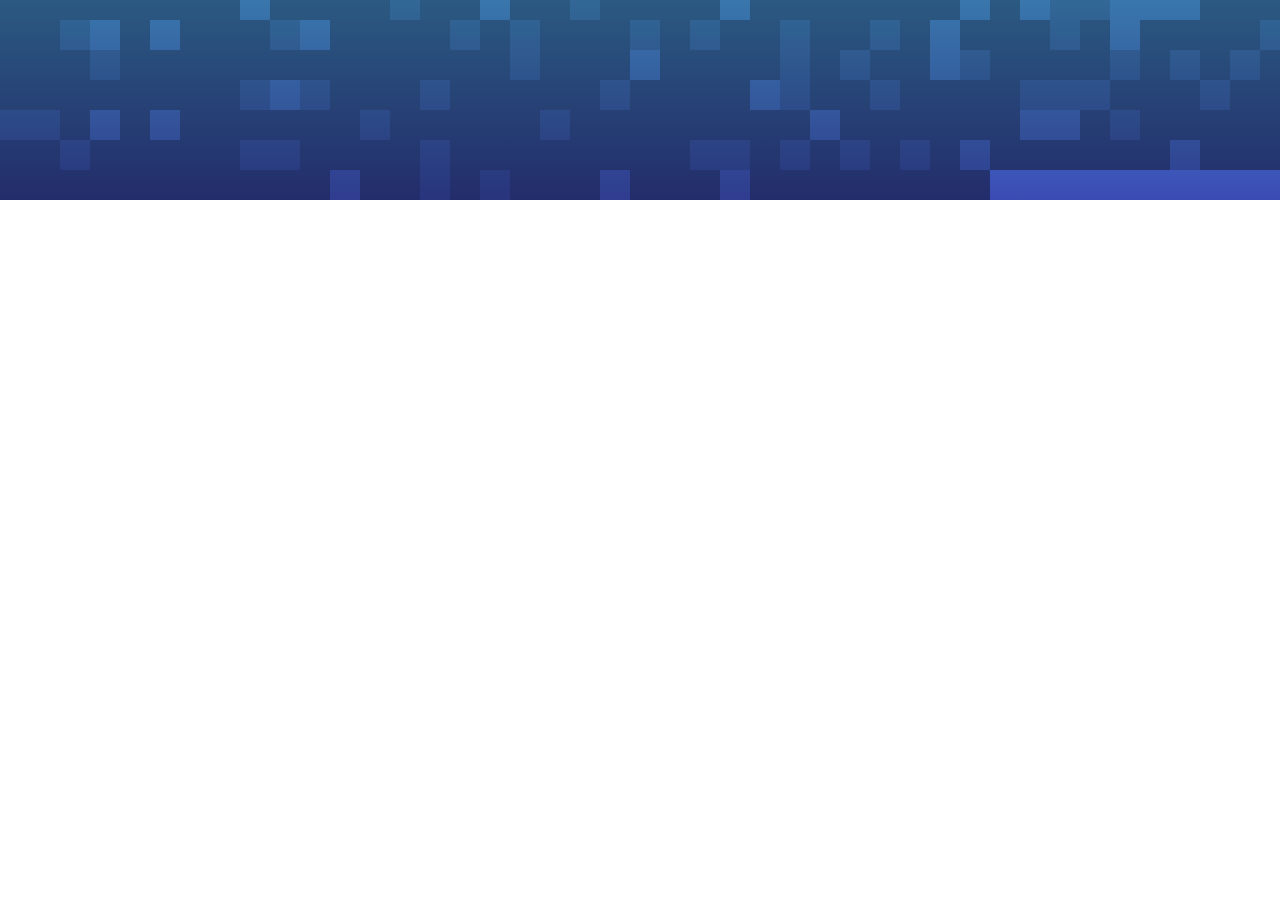
<file: pages/1index.html>
<!DOCTYPE html>
<html>
<head>
	<meta charset="utf-8">
	<title>人人视频-首页</title>
	<link rel="stylesheet" type="text/css" href="../css/base.css">
	<link rel="stylesheet" type="text/css" href="../css/index.css">
</head>
<body>
	<section>
		<header>
			<nav></nav>
		</header>
		<div id="topFloor">
			<!-- 方块动图 -->
			<div id="blocks"></div>
			<!-- 猜你喜欢 -->
			<div id="like"></div>
		</div>
	</section>
	<script type="text/javascript" src="../js/index.js"></script>
</body>
</html>
</file>
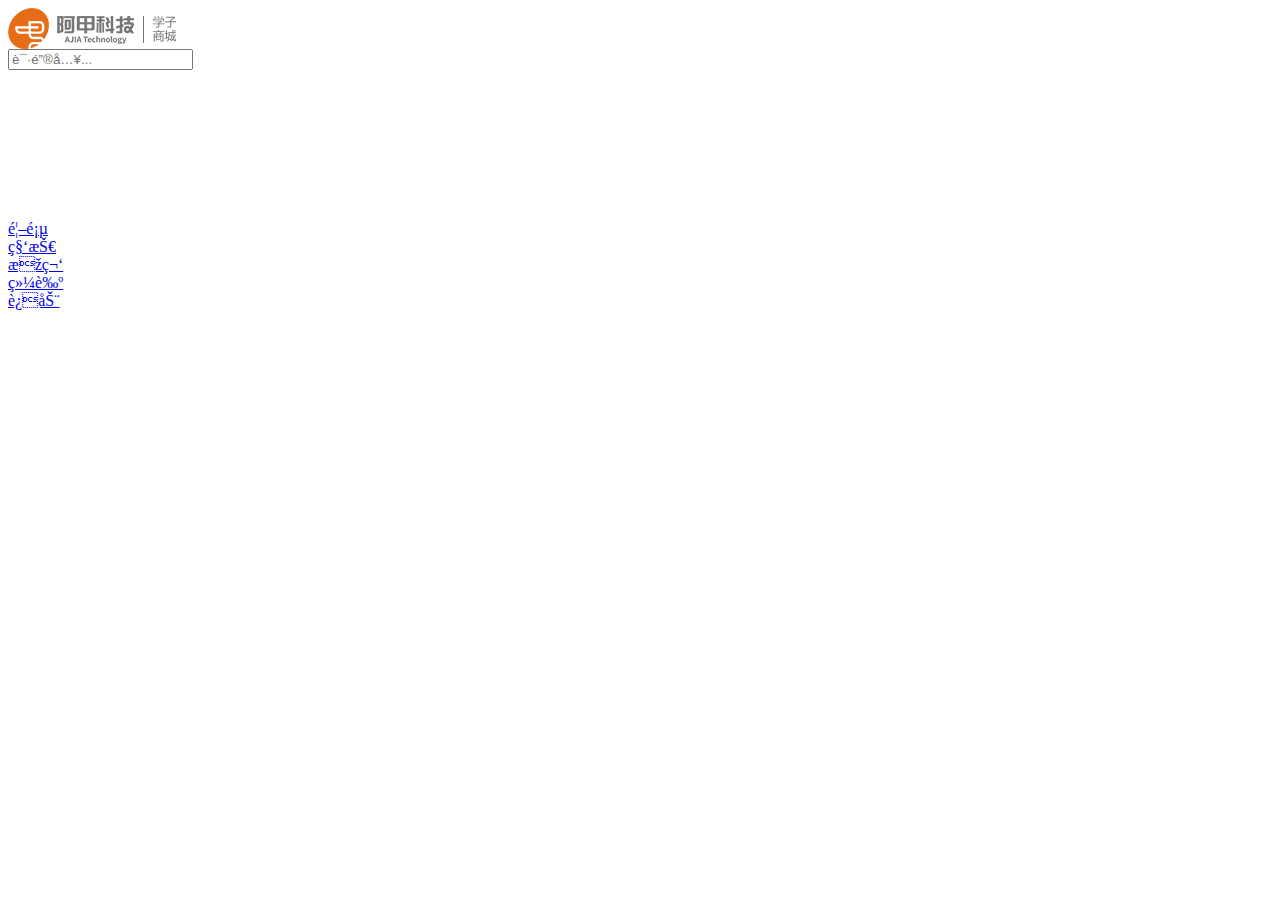
<file: pages/header.html>
<!-- <!DOCTYPE html>
<html>
<head>
	<title></title>
	<meta charset="utf-8">
	<link rel="stylesheet" type="text/css" href="../css/header.css">
	<link rel="stylesheet" type="text/css" href="../css/base.css">

</head>
<body> -->
	<section>
		<div></div>
		<nav>
			<div id="followBar"><div></div></div>
			<div id="menu">
				<img id="logo" src="../img/logo.png">
				<div id="search">
					<input type="text" placeholder="请键入...">
					<div>
						<svg class="icon" aria-hidden="true">
							<use xlink:href="#icon-search"></use>
						</svg>
					</div>
				</div>
				<div class="headKeeper">
					<div class="head"><a href="index.html">首页</a></div>
					<div class="head"><a href="videos.html?type=1">科技</a></div>
					<div class="head"><a href="videos.html?type=2">搞笑</a></div>
					<div class="head"><a href="videos.html?type=3">综艺</a></div>
					<div class="head"><a href="videos.html?type=4">运动</a></div>
				</div>
			</div>
		</nav>
	</section>
	
	<!-- <script type="text/javascript" src="../js/header.js"></script>
</body>
</html> -->
</file>
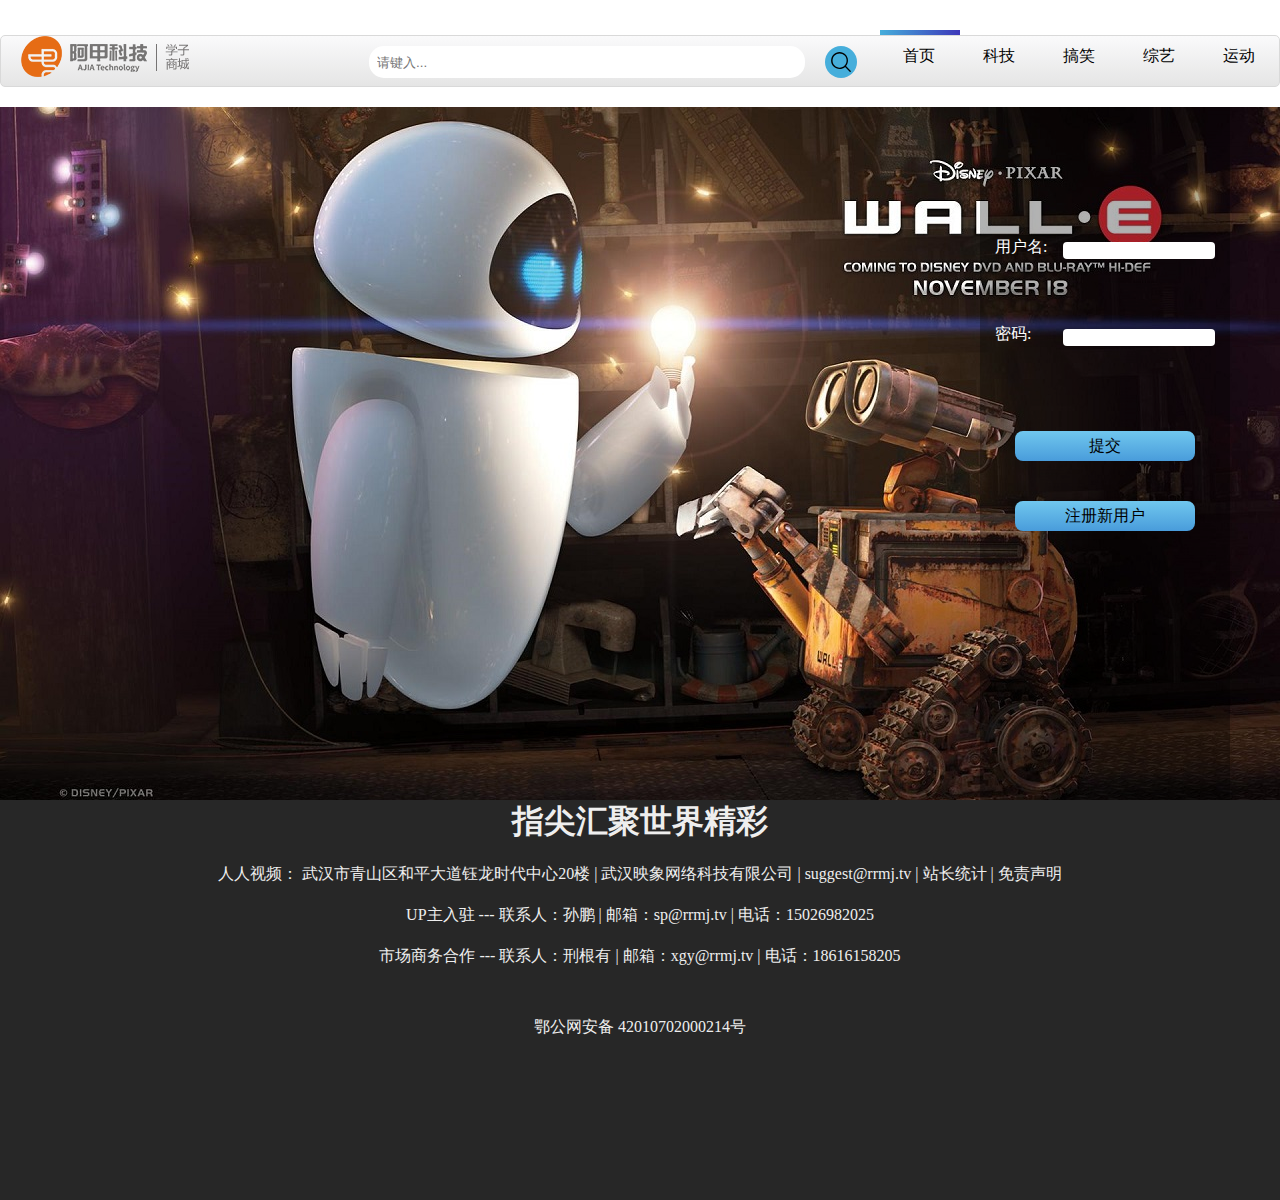
<file: pages/login.html>
<!DOCTYPE html>
<html lang="en">
<head>
    <meta charset="UTF-8">
    <meta name="viewport" content="width=device-width, initial-scale=1.0">
    <meta http-equiv="X-UA-Compatible" content="ie=edge">
    <title>用户登录</title>
    <link rel="stylesheet" href="../css/base.css">
    <link rel="stylesheet" href="../css/login.css">
    <link rel="stylesheet" href="../css/header.css">
</head>
<body>
    <section>
        <header></header>
       
            <div class="bg">
                <div class="bgholder"></div>
                    <div class="form">
                        <form >
                            <ul>
                                <li>
                                    <span>用户名:</span>
                                    <input type="text" name="uname">
                                </li>
                                <li><b> </b></li>
                                <li>
                                    <span>密码:</span>
                                    <input type="password" name="upwd">
                                </li>
                                <li><b> </b></li>
                                <li>
                                    <span class="btn">提交</span>
                                    <span class="btn">注册新用户</span>
                                </li>
                            </ul>
                        </form>
                </div>
            </div>
        </section>
         <!-- ?<div class="place"></div> -->
        <footer></footer>
    <script type="text/javascript" src="../js/iconfont.js"></script>
	<script type="text/javascript" src="../js/ajax.js"></script>
    <script src="../js/base.js"></script>
    <script src="../js/login.js"></script>
</body>
</html>
</file>
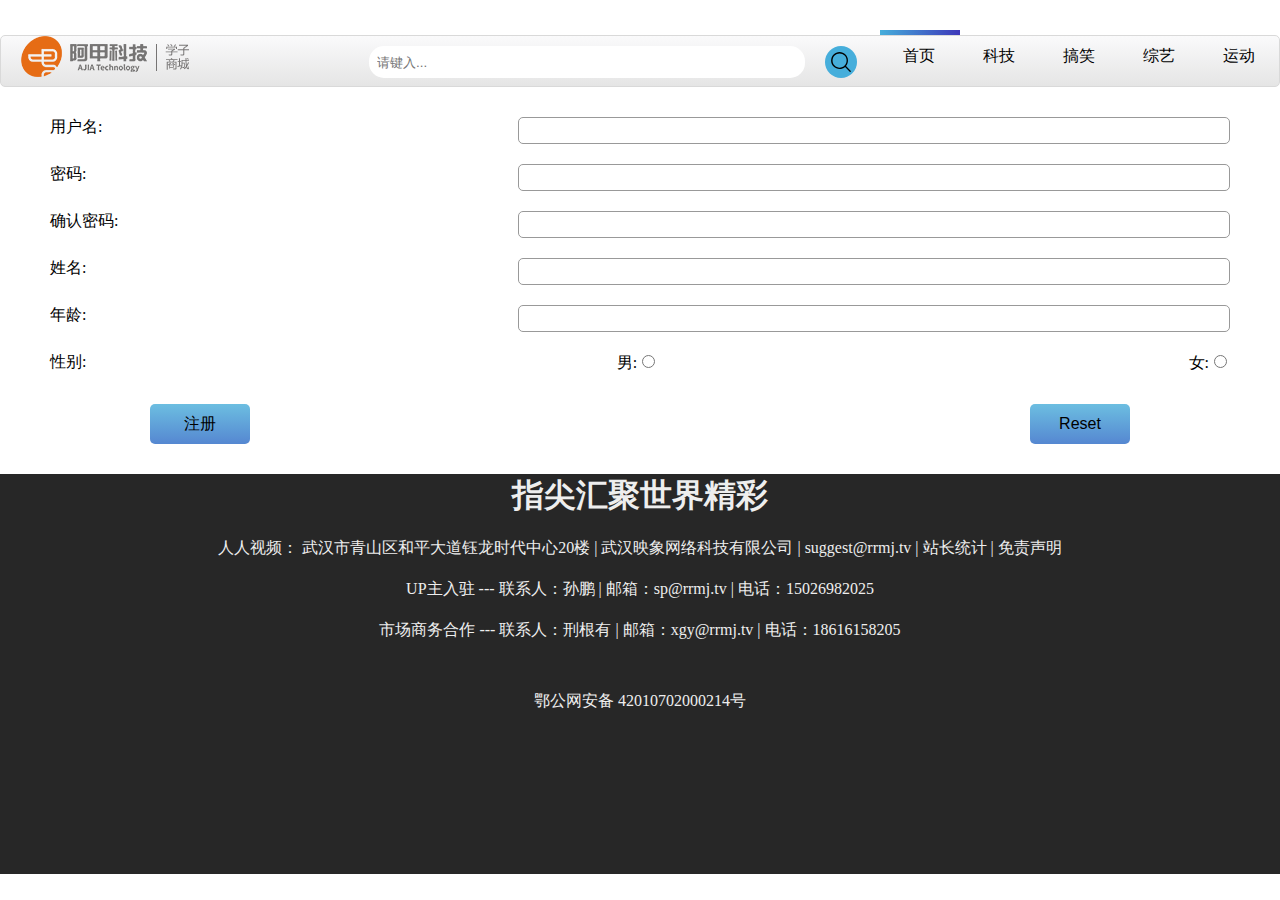
<file: pages/register.html>
<!DOCTYPE html>
<html>
<head lang="en">
    <meta charset="UTF-8">
    <meta http-equiv="X-UA-Compatible" content="IE=edge">
    <meta name="viewport" content="width=device-width, initial-scale=1.0, maximum-scale=1.0, user-scalable=no">
    <title></title>
    <link rel="stylesheet" href="../css/register.css"/>
    <link rel="stylesheet" href="../css/base.css"/>
    <link rel="stylesheet" href="../css/header.css"/>
</head>
<body>
<section>
    <header></header>
    <div class="main">
        <ul>
            <form action="" class="form">
                <li><lable>用户名:</lable><input type="text" name="uname" /></li>
                <li><span class="unameinfo"> </span></li>
                <li><lable>密码:</lable><input name="upwd" type="password"/></li>
                <li><span class="pwdinfo"> </span></li>
                <li><lable>确认密码:</lable><input type="password"/></li>
                <li><span class="repwdinfo"> </span></li>
                <li><lable>姓名:</lable><input type="text" name="name"/></li>
                <li><span class="nameinfo"> </span></li>
                <li><lable>年龄:</lable><input type="number" name="age"/></li>
                <li><span class="ageinfo"> </span></li>
                <li><lable>性别:</lable> <span>男:<input type="radio" name="gender" value="1"/></span><span>女:<input type="radio" value="0" name="gender"/> </span></li>
                <li><span class="genderinfo"> </span></li>
                <li class="btns">
                    <input type="button" value="注册"/>
                    <input type="reset" class="reset"/>
                </li>
            </form>
        </ul>
    </div>
    <footer></footer>
    <script src="../js/ajax.js"></script>
    <script src="../js/base.js"></script>
    <script src="../js/register.js"></script>
    <script src="../js/iconfont.js"></script>
</section>
</body>
</html>
</file>
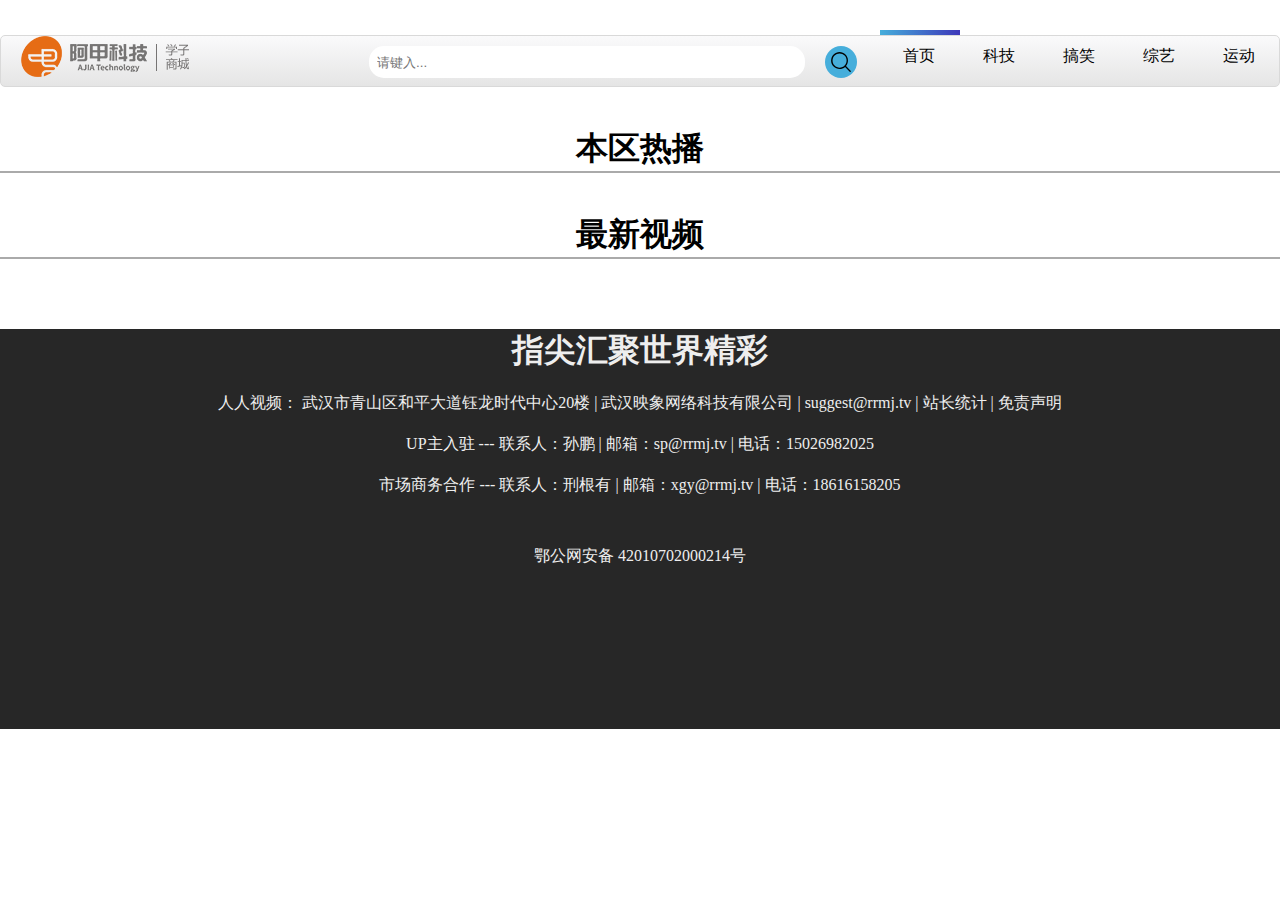
<file: pages/videos.html>
<!DOCTYPE html>
<html lang="en">
<head>
    <meta charset="UTF-8">
    <meta name="viewport" content="width=device-width, initial-scale=1.0">
    <meta http-equiv="X-UA-Compatible" content="ie=edge">
    <title>Document</title>
    <link rel="stylesheet" href="../css/base.css">
    <link rel="stylesheet" href="../css/videos.css">
    <link rel="stylesheet" href="../css/header.css">
    
</head>
<body>
    <header></header>
    <section>
        <div class="title">本区热播</div>
        <div id="topFloor">
            <div id="hot"></div>
        </div>
        <div class="title">最新视频</div>    
        <div class="Floor">
        </div>
    </section>
    <footer></footer>
    <script type="text/javascript" src="../js/iconfont.js"></script>
    <script src="../js/ajax.js"></script>
    <script src="../js/base.js"></script>
    <script src="../js/videos.js"></script>
</body>
</html>
</file>
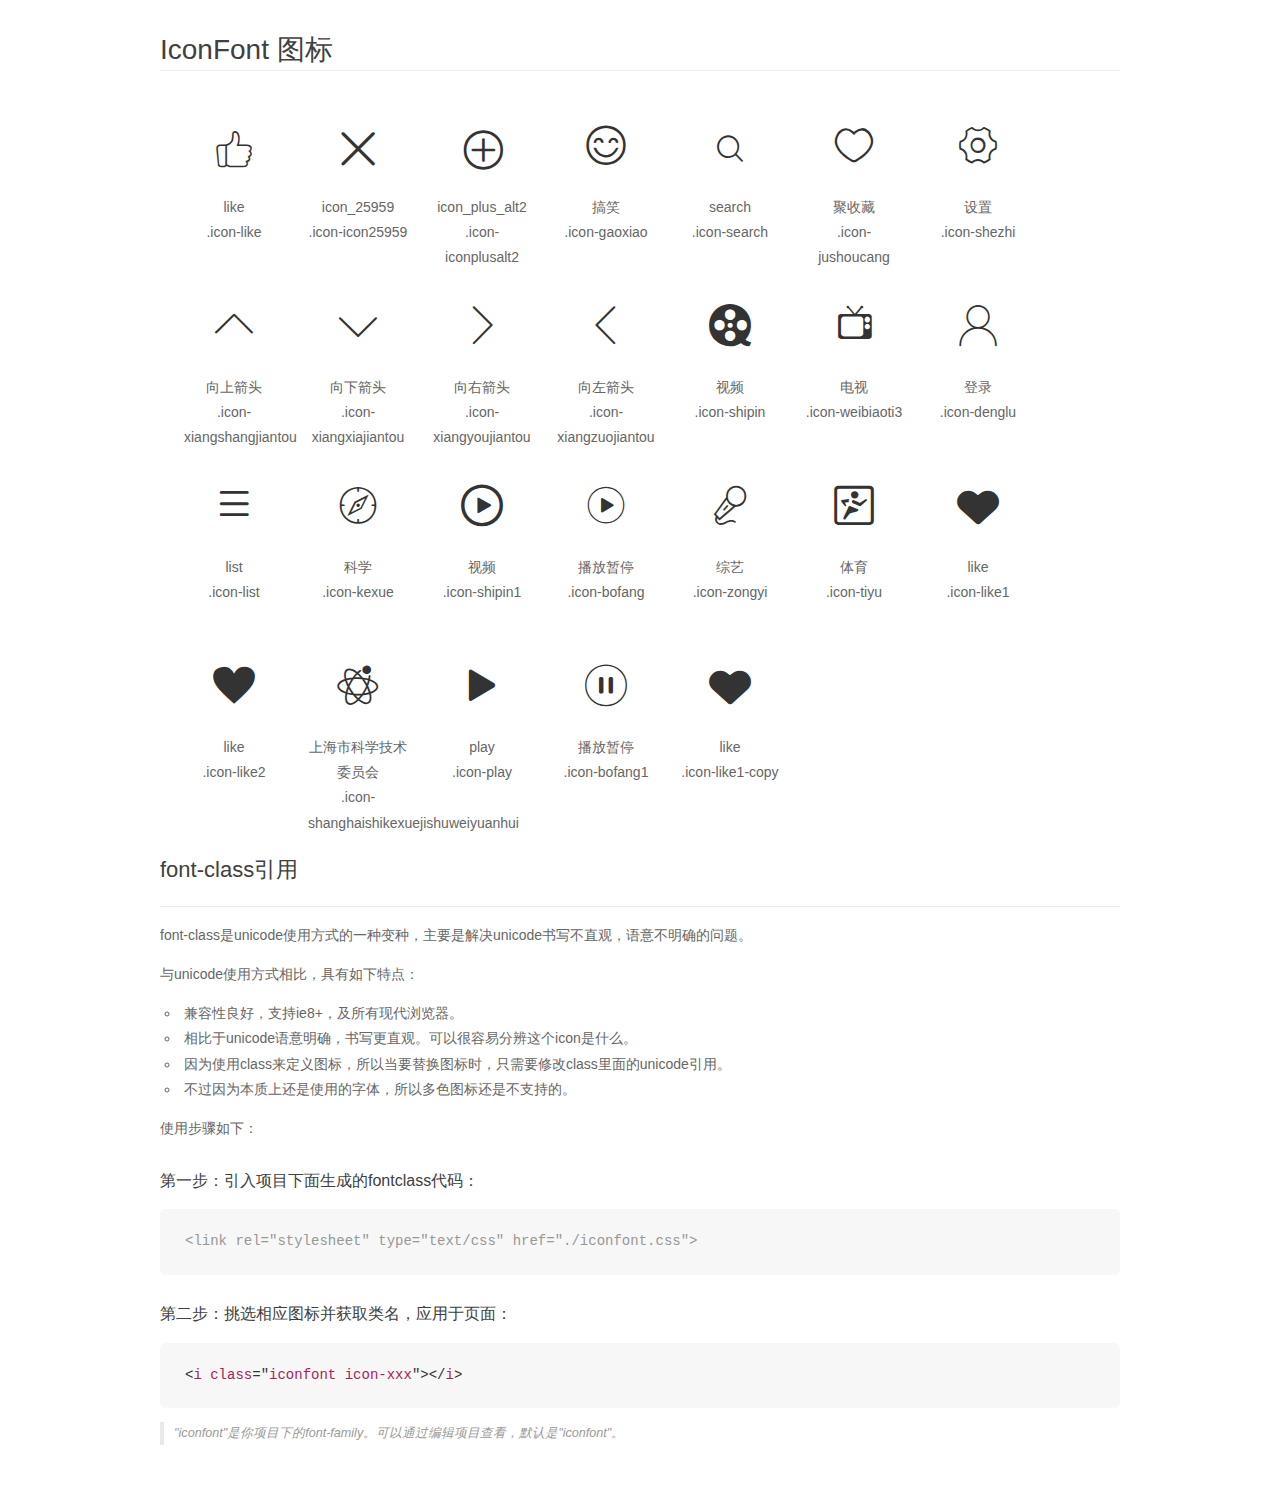
<file: svg/demo_fontclass.html>
<!DOCTYPE html>
<html>
<head>
    <meta charset="utf-8"/>
    <title>IconFont</title>
    <link rel="stylesheet" href="demo.css">
    <link rel="stylesheet" href="iconfont.css">
</head>
<body>
    <div class="main markdown">
        <h1>IconFont 图标</h1>
        <ul class="icon_lists clear">
            
                <li>
                <i class="icon iconfont icon-like"></i>
                    <div class="name">like</div>
                    <div class="fontclass">.icon-like</div>
                </li>
            
                <li>
                <i class="icon iconfont icon-icon25959"></i>
                    <div class="name">icon_25959</div>
                    <div class="fontclass">.icon-icon25959</div>
                </li>
            
                <li>
                <i class="icon iconfont icon-iconplusalt2"></i>
                    <div class="name">icon_plus_alt2</div>
                    <div class="fontclass">.icon-iconplusalt2</div>
                </li>
            
                <li>
                <i class="icon iconfont icon-gaoxiao"></i>
                    <div class="name">搞笑</div>
                    <div class="fontclass">.icon-gaoxiao</div>
                </li>
            
                <li>
                <i class="icon iconfont icon-search"></i>
                    <div class="name">search</div>
                    <div class="fontclass">.icon-search</div>
                </li>
            
                <li>
                <i class="icon iconfont icon-jushoucang"></i>
                    <div class="name">聚收藏</div>
                    <div class="fontclass">.icon-jushoucang</div>
                </li>
            
                <li>
                <i class="icon iconfont icon-shezhi"></i>
                    <div class="name">设置</div>
                    <div class="fontclass">.icon-shezhi</div>
                </li>
            
                <li>
                <i class="icon iconfont icon-xiangshangjiantou"></i>
                    <div class="name">向上箭头</div>
                    <div class="fontclass">.icon-xiangshangjiantou</div>
                </li>
            
                <li>
                <i class="icon iconfont icon-xiangxiajiantou"></i>
                    <div class="name">向下箭头</div>
                    <div class="fontclass">.icon-xiangxiajiantou</div>
                </li>
            
                <li>
                <i class="icon iconfont icon-xiangyoujiantou"></i>
                    <div class="name">向右箭头</div>
                    <div class="fontclass">.icon-xiangyoujiantou</div>
                </li>
            
                <li>
                <i class="icon iconfont icon-xiangzuojiantou"></i>
                    <div class="name">向左箭头</div>
                    <div class="fontclass">.icon-xiangzuojiantou</div>
                </li>
            
                <li>
                <i class="icon iconfont icon-shipin"></i>
                    <div class="name">视频</div>
                    <div class="fontclass">.icon-shipin</div>
                </li>
            
                <li>
                <i class="icon iconfont icon-weibiaoti3"></i>
                    <div class="name">电视</div>
                    <div class="fontclass">.icon-weibiaoti3</div>
                </li>
            
                <li>
                <i class="icon iconfont icon-denglu"></i>
                    <div class="name">登录</div>
                    <div class="fontclass">.icon-denglu</div>
                </li>
            
                <li>
                <i class="icon iconfont icon-list"></i>
                    <div class="name">list</div>
                    <div class="fontclass">.icon-list</div>
                </li>
            
                <li>
                <i class="icon iconfont icon-kexue"></i>
                    <div class="name">科学</div>
                    <div class="fontclass">.icon-kexue</div>
                </li>
            
                <li>
                <i class="icon iconfont icon-shipin1"></i>
                    <div class="name">视频</div>
                    <div class="fontclass">.icon-shipin1</div>
                </li>
            
                <li>
                <i class="icon iconfont icon-bofang"></i>
                    <div class="name">播放暂停</div>
                    <div class="fontclass">.icon-bofang</div>
                </li>
            
                <li>
                <i class="icon iconfont icon-zongyi"></i>
                    <div class="name">综艺</div>
                    <div class="fontclass">.icon-zongyi</div>
                </li>
            
                <li>
                <i class="icon iconfont icon-tiyu"></i>
                    <div class="name">体育</div>
                    <div class="fontclass">.icon-tiyu</div>
                </li>
            
                <li>
                <i class="icon iconfont icon-like1"></i>
                    <div class="name">like</div>
                    <div class="fontclass">.icon-like1</div>
                </li>
            
                <li>
                <i class="icon iconfont icon-like2"></i>
                    <div class="name">like</div>
                    <div class="fontclass">.icon-like2</div>
                </li>
            
                <li>
                <i class="icon iconfont icon-shanghaishikexuejishuweiyuanhui"></i>
                    <div class="name">上海市科学技术委员会</div>
                    <div class="fontclass">.icon-shanghaishikexuejishuweiyuanhui</div>
                </li>
            
                <li>
                <i class="icon iconfont icon-play"></i>
                    <div class="name">play</div>
                    <div class="fontclass">.icon-play</div>
                </li>
            
                <li>
                <i class="icon iconfont icon-bofang1"></i>
                    <div class="name">播放暂停</div>
                    <div class="fontclass">.icon-bofang1</div>
                </li>
            
                <li>
                <i class="icon iconfont icon-like1-copy"></i>
                    <div class="name">like</div>
                    <div class="fontclass">.icon-like1-copy</div>
                </li>
            
        </ul>

        <h2 id="font-class-">font-class引用</h2>
        <hr>

        <p>font-class是unicode使用方式的一种变种，主要是解决unicode书写不直观，语意不明确的问题。</p>
        <p>与unicode使用方式相比，具有如下特点：</p>
        <ul>
        <li>兼容性良好，支持ie8+，及所有现代浏览器。</li>
        <li>相比于unicode语意明确，书写更直观。可以很容易分辨这个icon是什么。</li>
        <li>因为使用class来定义图标，所以当要替换图标时，只需要修改class里面的unicode引用。</li>
        <li>不过因为本质上还是使用的字体，所以多色图标还是不支持的。</li>
        </ul>
        <p>使用步骤如下：</p>
        <h3 id="-fontclass-">第一步：引入项目下面生成的fontclass代码：</h3>


        <pre><code class="lang-js hljs javascript"><span class="hljs-comment">&lt;link rel="stylesheet" type="text/css" href="./iconfont.css"&gt;</span></code></pre>
        <h3 id="-">第二步：挑选相应图标并获取类名，应用于页面：</h3>
        <pre><code class="lang-css hljs">&lt;<span class="hljs-selector-tag">i</span> <span class="hljs-selector-tag">class</span>="<span class="hljs-selector-tag">iconfont</span> <span class="hljs-selector-tag">icon-xxx</span>"&gt;&lt;/<span class="hljs-selector-tag">i</span>&gt;</code></pre>
        <blockquote>
        <p>"iconfont"是你项目下的font-family。可以通过编辑项目查看，默认是"iconfont"。</p>
        </blockquote>
    </div>
</body>
</html>
</file>
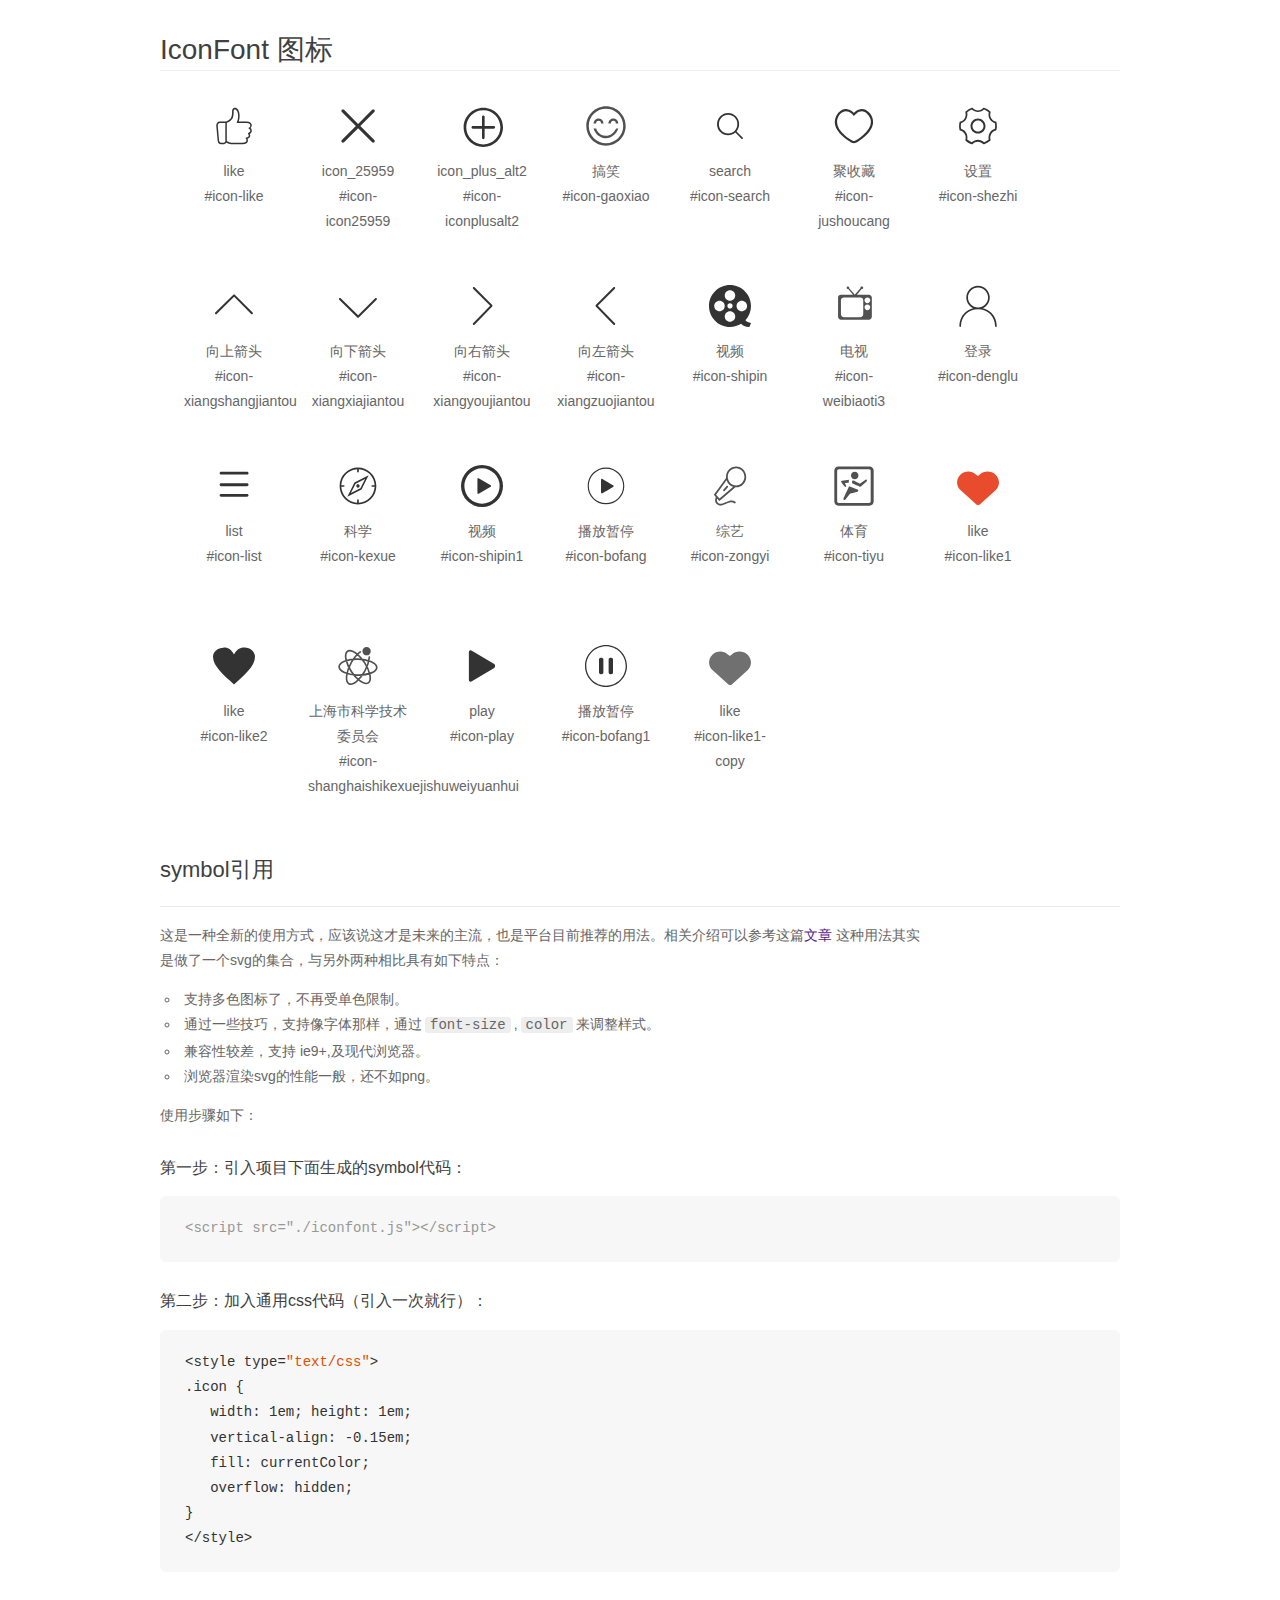
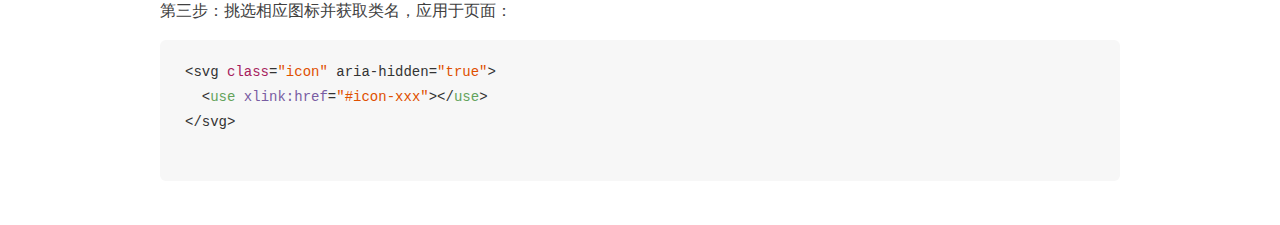
<file: svg/demo_symbol.html>
<!DOCTYPE html>
<html>
<head>
    <meta charset="utf-8"/>
    <title>IconFont</title>
    <link rel="stylesheet" href="demo.css">
    <script src="iconfont.js"></script>

    <style type="text/css">
        .icon {
          /* 通过设置 font-size 来改变图标大小 */
          width: 1em; height: 1em;
          /* 图标和文字相邻时，垂直对齐 */
          vertical-align: -0.15em;
          /* 通过设置 color 来改变 SVG 的颜色/fill */
          fill: currentColor;
          /* path 和 stroke 溢出 viewBox 部分在 IE 下会显示
             normalize.css 中也包含这行 */
          overflow: hidden;
        }

    </style>
</head>
<body>
    <div class="main markdown">
        <h1>IconFont 图标</h1>
        <ul class="icon_lists clear">
            
                <li>
                    <svg class="icon" aria-hidden="true">
                        <use xlink:href="#icon-like"></use>
                    </svg>
                    <div class="name">like</div>
                    <div class="fontclass">#icon-like</div>
                </li>
            
                <li>
                    <svg class="icon" aria-hidden="true">
                        <use xlink:href="#icon-icon25959"></use>
                    </svg>
                    <div class="name">icon_25959</div>
                    <div class="fontclass">#icon-icon25959</div>
                </li>
            
                <li>
                    <svg class="icon" aria-hidden="true">
                        <use xlink:href="#icon-iconplusalt2"></use>
                    </svg>
                    <div class="name">icon_plus_alt2</div>
                    <div class="fontclass">#icon-iconplusalt2</div>
                </li>
            
                <li>
                    <svg class="icon" aria-hidden="true">
                        <use xlink:href="#icon-gaoxiao"></use>
                    </svg>
                    <div class="name">搞笑</div>
                    <div class="fontclass">#icon-gaoxiao</div>
                </li>
            
                <li>
                    <svg class="icon" aria-hidden="true">
                        <use xlink:href="#icon-search"></use>
                    </svg>
                    <div class="name">search</div>
                    <div class="fontclass">#icon-search</div>
                </li>
            
                <li>
                    <svg class="icon" aria-hidden="true">
                        <use xlink:href="#icon-jushoucang"></use>
                    </svg>
                    <div class="name">聚收藏</div>
                    <div class="fontclass">#icon-jushoucang</div>
                </li>
            
                <li>
                    <svg class="icon" aria-hidden="true">
                        <use xlink:href="#icon-shezhi"></use>
                    </svg>
                    <div class="name">设置</div>
                    <div class="fontclass">#icon-shezhi</div>
                </li>
            
                <li>
                    <svg class="icon" aria-hidden="true">
                        <use xlink:href="#icon-xiangshangjiantou"></use>
                    </svg>
                    <div class="name">向上箭头</div>
                    <div class="fontclass">#icon-xiangshangjiantou</div>
                </li>
            
                <li>
                    <svg class="icon" aria-hidden="true">
                        <use xlink:href="#icon-xiangxiajiantou"></use>
                    </svg>
                    <div class="name">向下箭头</div>
                    <div class="fontclass">#icon-xiangxiajiantou</div>
                </li>
            
                <li>
                    <svg class="icon" aria-hidden="true">
                        <use xlink:href="#icon-xiangyoujiantou"></use>
                    </svg>
                    <div class="name">向右箭头</div>
                    <div class="fontclass">#icon-xiangyoujiantou</div>
                </li>
            
                <li>
                    <svg class="icon" aria-hidden="true">
                        <use xlink:href="#icon-xiangzuojiantou"></use>
                    </svg>
                    <div class="name">向左箭头</div>
                    <div class="fontclass">#icon-xiangzuojiantou</div>
                </li>
            
                <li>
                    <svg class="icon" aria-hidden="true">
                        <use xlink:href="#icon-shipin"></use>
                    </svg>
                    <div class="name">视频</div>
                    <div class="fontclass">#icon-shipin</div>
                </li>
            
                <li>
                    <svg class="icon" aria-hidden="true">
                        <use xlink:href="#icon-weibiaoti3"></use>
                    </svg>
                    <div class="name">电视</div>
                    <div class="fontclass">#icon-weibiaoti3</div>
                </li>
            
                <li>
                    <svg class="icon" aria-hidden="true">
                        <use xlink:href="#icon-denglu"></use>
                    </svg>
                    <div class="name">登录</div>
                    <div class="fontclass">#icon-denglu</div>
                </li>
            
                <li>
                    <svg class="icon" aria-hidden="true">
                        <use xlink:href="#icon-list"></use>
                    </svg>
                    <div class="name">list</div>
                    <div class="fontclass">#icon-list</div>
                </li>
            
                <li>
                    <svg class="icon" aria-hidden="true">
                        <use xlink:href="#icon-kexue"></use>
                    </svg>
                    <div class="name">科学</div>
                    <div class="fontclass">#icon-kexue</div>
                </li>
            
                <li>
                    <svg class="icon" aria-hidden="true">
                        <use xlink:href="#icon-shipin1"></use>
                    </svg>
                    <div class="name">视频</div>
                    <div class="fontclass">#icon-shipin1</div>
                </li>
            
                <li>
                    <svg class="icon" aria-hidden="true">
                        <use xlink:href="#icon-bofang"></use>
                    </svg>
                    <div class="name">播放暂停</div>
                    <div class="fontclass">#icon-bofang</div>
                </li>
            
                <li>
                    <svg class="icon" aria-hidden="true">
                        <use xlink:href="#icon-zongyi"></use>
                    </svg>
                    <div class="name">综艺</div>
                    <div class="fontclass">#icon-zongyi</div>
                </li>
            
                <li>
                    <svg class="icon" aria-hidden="true">
                        <use xlink:href="#icon-tiyu"></use>
                    </svg>
                    <div class="name">体育</div>
                    <div class="fontclass">#icon-tiyu</div>
                </li>
            
                <li>
                    <svg class="icon" aria-hidden="true">
                        <use xlink:href="#icon-like1"></use>
                    </svg>
                    <div class="name">like</div>
                    <div class="fontclass">#icon-like1</div>
                </li>
            
                <li>
                    <svg class="icon" aria-hidden="true">
                        <use xlink:href="#icon-like2"></use>
                    </svg>
                    <div class="name">like</div>
                    <div class="fontclass">#icon-like2</div>
                </li>
            
                <li>
                    <svg class="icon" aria-hidden="true">
                        <use xlink:href="#icon-shanghaishikexuejishuweiyuanhui"></use>
                    </svg>
                    <div class="name">上海市科学技术委员会</div>
                    <div class="fontclass">#icon-shanghaishikexuejishuweiyuanhui</div>
                </li>
            
                <li>
                    <svg class="icon" aria-hidden="true">
                        <use xlink:href="#icon-play"></use>
                    </svg>
                    <div class="name">play</div>
                    <div class="fontclass">#icon-play</div>
                </li>
            
                <li>
                    <svg class="icon" aria-hidden="true">
                        <use xlink:href="#icon-bofang1"></use>
                    </svg>
                    <div class="name">播放暂停</div>
                    <div class="fontclass">#icon-bofang1</div>
                </li>
            
                <li>
                    <svg class="icon" aria-hidden="true">
                        <use xlink:href="#icon-like1-copy"></use>
                    </svg>
                    <div class="name">like</div>
                    <div class="fontclass">#icon-like1-copy</div>
                </li>
            
        </ul>


        <h2 id="symbol-">symbol引用</h2>
        <hr>

        <p>这是一种全新的使用方式，应该说这才是未来的主流，也是平台目前推荐的用法。相关介绍可以参考这篇<a href="">文章</a>
        这种用法其实是做了一个svg的集合，与另外两种相比具有如下特点：</p>
        <ul>
          <li>支持多色图标了，不再受单色限制。</li>
          <li>通过一些技巧，支持像字体那样，通过<code>font-size</code>,<code>color</code>来调整样式。</li>
          <li>兼容性较差，支持 ie9+,及现代浏览器。</li>
          <li>浏览器渲染svg的性能一般，还不如png。</li>
        </ul>
        <p>使用步骤如下：</p>
        <h3 id="-symbol-">第一步：引入项目下面生成的symbol代码：</h3>
        <pre><code class="lang-js hljs javascript"><span class="hljs-comment">&lt;script src="./iconfont.js"&gt;&lt;/script&gt;</span></code></pre>
        <h3 id="-css-">第二步：加入通用css代码（引入一次就行）：</h3>
        <pre><code class="lang-js hljs javascript">&lt;style type=<span class="hljs-string">"text/css"</span>&gt;
.icon {
   width: <span class="hljs-number">1</span>em; height: <span class="hljs-number">1</span>em;
   vertical-align: <span class="hljs-number">-0.15</span>em;
   fill: currentColor;
   overflow: hidden;
}
&lt;<span class="hljs-regexp">/style&gt;</span></code></pre>
        <h3 id="-">第三步：挑选相应图标并获取类名，应用于页面：</h3>
        <pre><code class="lang-js hljs javascript">&lt;svg <span class="hljs-class"><span class="hljs-keyword">class</span></span>=<span class="hljs-string">"icon"</span> aria-hidden=<span class="hljs-string">"true"</span>&gt;<span class="xml"><span class="hljs-tag">
  &lt;<span class="hljs-name">use</span> <span class="hljs-attr">xlink:href</span>=<span class="hljs-string">"#icon-xxx"</span>&gt;</span><span class="hljs-tag">&lt;/<span class="hljs-name">use</span>&gt;</span>
</span>&lt;<span class="hljs-regexp">/svg&gt;
        </span></code></pre>
    </div>
</body>
</html>
</file>
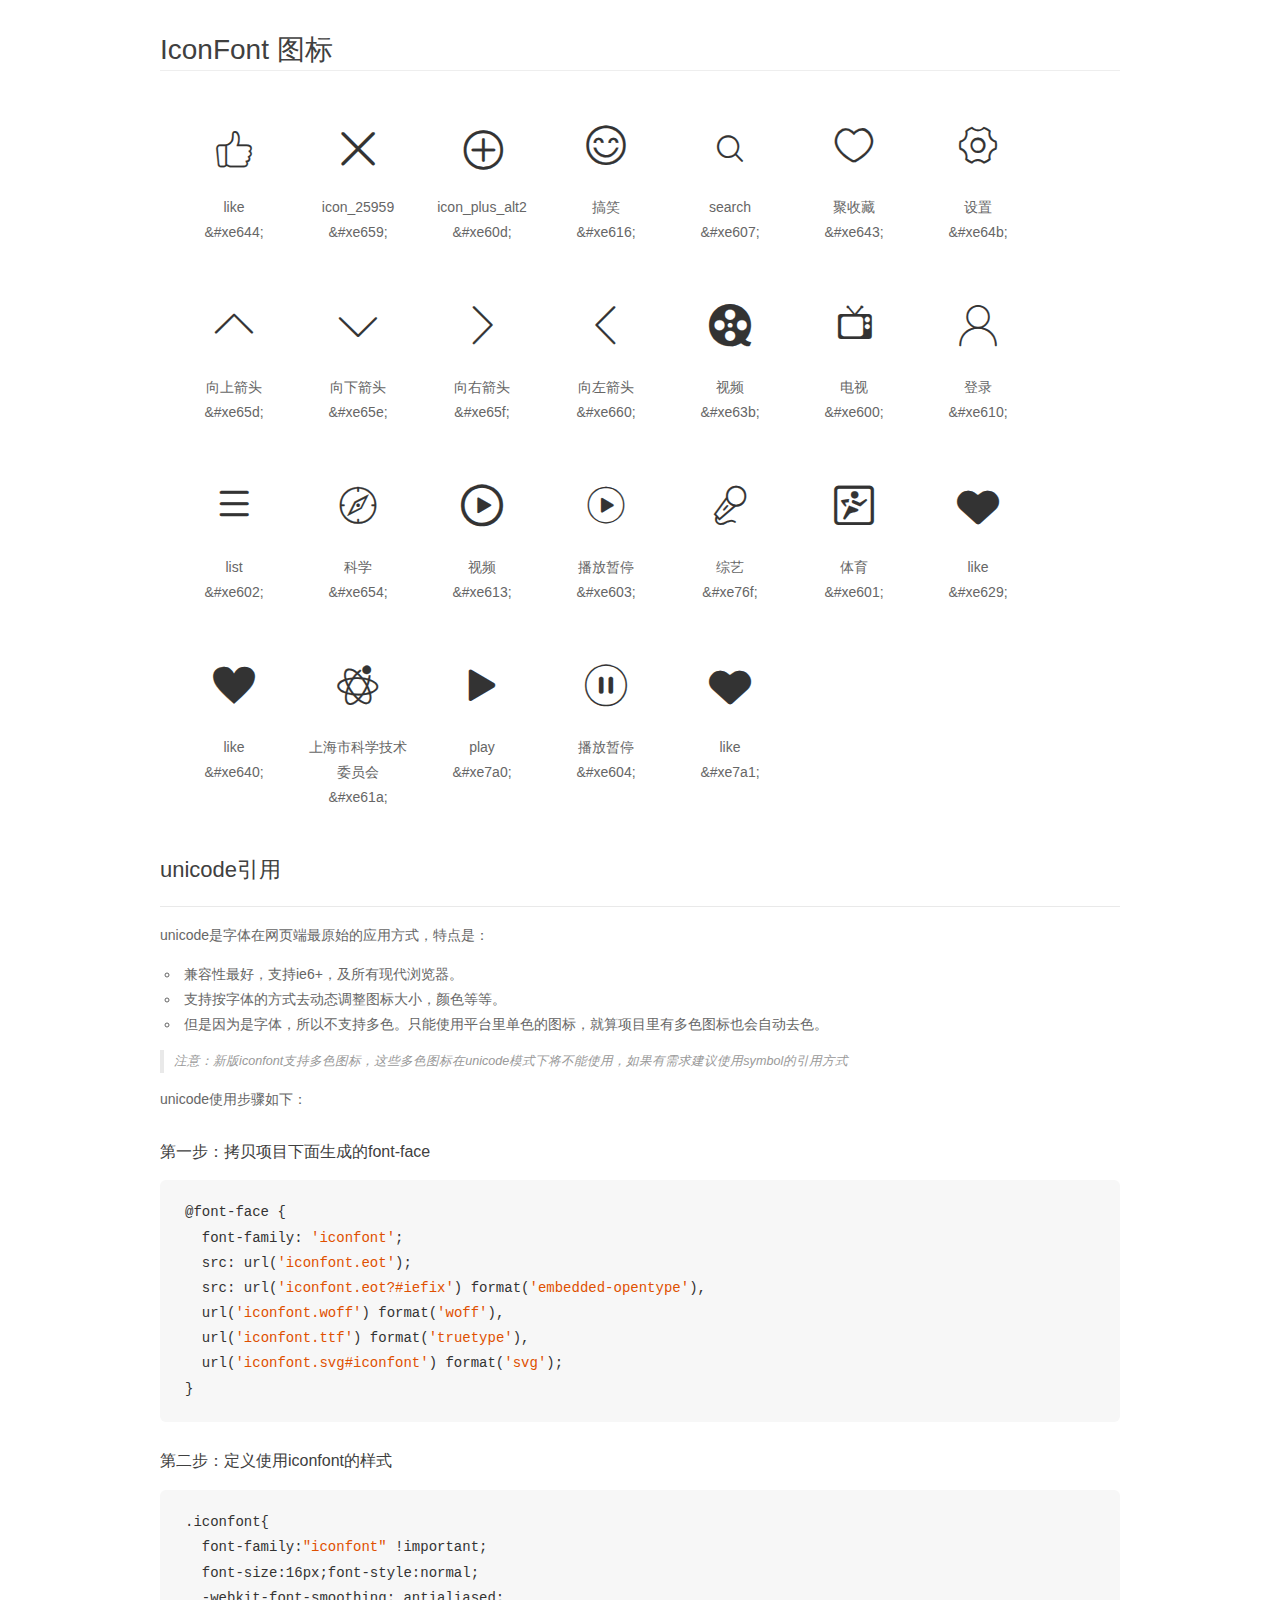
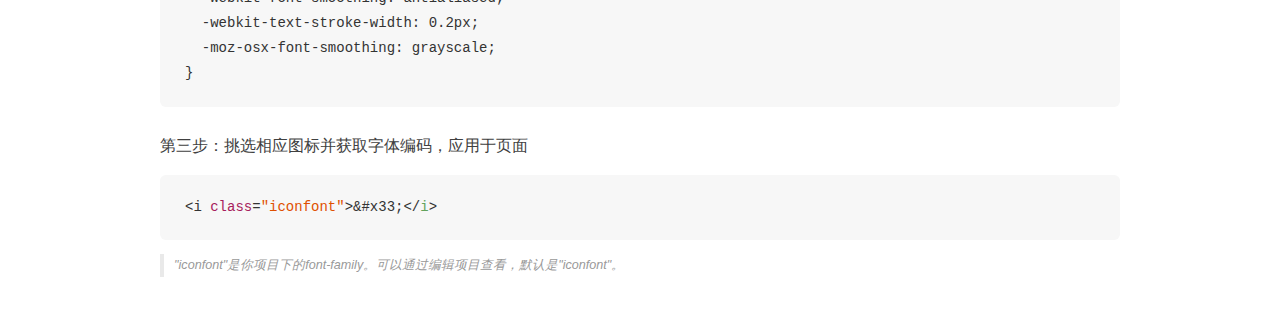
<file: svg/demo_unicode.html>
<!DOCTYPE html>
<html>
<head>
    <meta charset="utf-8"/>
    <title>IconFont</title>
    <link rel="stylesheet" href="demo.css">

    <style type="text/css">

        @font-face {font-family: "iconfont";
          src: url('iconfont.eot'); /* IE9*/
          src: url('iconfont.eot#iefix') format('embedded-opentype'), /* IE6-IE8 */
          url('iconfont.woff') format('woff'), /* chrome, firefox */
          url('iconfont.ttf') format('truetype'), /* chrome, firefox, opera, Safari, Android, iOS 4.2+*/
          url('iconfont.svg#iconfont') format('svg'); /* iOS 4.1- */
        }

        .iconfont {
          font-family:"iconfont" !important;
          font-size:16px;
          font-style:normal;
          -webkit-font-smoothing: antialiased;
          -webkit-text-stroke-width: 0.2px;
          -moz-osx-font-smoothing: grayscale;
        }

    </style>
</head>
<body>
    <div class="main markdown">
        <h1>IconFont 图标</h1>
        <ul class="icon_lists clear">
            
                <li>
                <i class="icon iconfont">&#xe644;</i>
                    <div class="name">like</div>
                    <div class="code">&amp;#xe644;</div>
                </li>
            
                <li>
                <i class="icon iconfont">&#xe659;</i>
                    <div class="name">icon_25959</div>
                    <div class="code">&amp;#xe659;</div>
                </li>
            
                <li>
                <i class="icon iconfont">&#xe60d;</i>
                    <div class="name">icon_plus_alt2</div>
                    <div class="code">&amp;#xe60d;</div>
                </li>
            
                <li>
                <i class="icon iconfont">&#xe616;</i>
                    <div class="name">搞笑</div>
                    <div class="code">&amp;#xe616;</div>
                </li>
            
                <li>
                <i class="icon iconfont">&#xe607;</i>
                    <div class="name">search</div>
                    <div class="code">&amp;#xe607;</div>
                </li>
            
                <li>
                <i class="icon iconfont">&#xe643;</i>
                    <div class="name">聚收藏</div>
                    <div class="code">&amp;#xe643;</div>
                </li>
            
                <li>
                <i class="icon iconfont">&#xe64b;</i>
                    <div class="name">设置</div>
                    <div class="code">&amp;#xe64b;</div>
                </li>
            
                <li>
                <i class="icon iconfont">&#xe65d;</i>
                    <div class="name">向上箭头</div>
                    <div class="code">&amp;#xe65d;</div>
                </li>
            
                <li>
                <i class="icon iconfont">&#xe65e;</i>
                    <div class="name">向下箭头</div>
                    <div class="code">&amp;#xe65e;</div>
                </li>
            
                <li>
                <i class="icon iconfont">&#xe65f;</i>
                    <div class="name">向右箭头</div>
                    <div class="code">&amp;#xe65f;</div>
                </li>
            
                <li>
                <i class="icon iconfont">&#xe660;</i>
                    <div class="name">向左箭头</div>
                    <div class="code">&amp;#xe660;</div>
                </li>
            
                <li>
                <i class="icon iconfont">&#xe63b;</i>
                    <div class="name">视频</div>
                    <div class="code">&amp;#xe63b;</div>
                </li>
            
                <li>
                <i class="icon iconfont">&#xe600;</i>
                    <div class="name">电视</div>
                    <div class="code">&amp;#xe600;</div>
                </li>
            
                <li>
                <i class="icon iconfont">&#xe610;</i>
                    <div class="name">登录</div>
                    <div class="code">&amp;#xe610;</div>
                </li>
            
                <li>
                <i class="icon iconfont">&#xe602;</i>
                    <div class="name">list</div>
                    <div class="code">&amp;#xe602;</div>
                </li>
            
                <li>
                <i class="icon iconfont">&#xe654;</i>
                    <div class="name">科学</div>
                    <div class="code">&amp;#xe654;</div>
                </li>
            
                <li>
                <i class="icon iconfont">&#xe613;</i>
                    <div class="name">视频</div>
                    <div class="code">&amp;#xe613;</div>
                </li>
            
                <li>
                <i class="icon iconfont">&#xe603;</i>
                    <div class="name">播放暂停</div>
                    <div class="code">&amp;#xe603;</div>
                </li>
            
                <li>
                <i class="icon iconfont">&#xe76f;</i>
                    <div class="name">综艺</div>
                    <div class="code">&amp;#xe76f;</div>
                </li>
            
                <li>
                <i class="icon iconfont">&#xe601;</i>
                    <div class="name">体育</div>
                    <div class="code">&amp;#xe601;</div>
                </li>
            
                <li>
                <i class="icon iconfont">&#xe629;</i>
                    <div class="name">like</div>
                    <div class="code">&amp;#xe629;</div>
                </li>
            
                <li>
                <i class="icon iconfont">&#xe640;</i>
                    <div class="name">like</div>
                    <div class="code">&amp;#xe640;</div>
                </li>
            
                <li>
                <i class="icon iconfont">&#xe61a;</i>
                    <div class="name">上海市科学技术委员会</div>
                    <div class="code">&amp;#xe61a;</div>
                </li>
            
                <li>
                <i class="icon iconfont">&#xe7a0;</i>
                    <div class="name">play</div>
                    <div class="code">&amp;#xe7a0;</div>
                </li>
            
                <li>
                <i class="icon iconfont">&#xe604;</i>
                    <div class="name">播放暂停</div>
                    <div class="code">&amp;#xe604;</div>
                </li>
            
                <li>
                <i class="icon iconfont">&#xe7a1;</i>
                    <div class="name">like</div>
                    <div class="code">&amp;#xe7a1;</div>
                </li>
            
        </ul>
        <h2 id="unicode-">unicode引用</h2>
        <hr>

        <p>unicode是字体在网页端最原始的应用方式，特点是：</p>
        <ul>
        <li>兼容性最好，支持ie6+，及所有现代浏览器。</li>
        <li>支持按字体的方式去动态调整图标大小，颜色等等。</li>
        <li>但是因为是字体，所以不支持多色。只能使用平台里单色的图标，就算项目里有多色图标也会自动去色。</li>
        </ul>
        <blockquote>
        <p>注意：新版iconfont支持多色图标，这些多色图标在unicode模式下将不能使用，如果有需求建议使用symbol的引用方式</p>
        </blockquote>
        <p>unicode使用步骤如下：</p>
        <h3 id="-font-face">第一步：拷贝项目下面生成的font-face</h3>
        <pre><code class="lang-js hljs javascript">@font-face {
  font-family: <span class="hljs-string">'iconfont'</span>;
  src: url(<span class="hljs-string">'iconfont.eot'</span>);
  src: url(<span class="hljs-string">'iconfont.eot?#iefix'</span>) format(<span class="hljs-string">'embedded-opentype'</span>),
  url(<span class="hljs-string">'iconfont.woff'</span>) format(<span class="hljs-string">'woff'</span>),
  url(<span class="hljs-string">'iconfont.ttf'</span>) format(<span class="hljs-string">'truetype'</span>),
  url(<span class="hljs-string">'iconfont.svg#iconfont'</span>) format(<span class="hljs-string">'svg'</span>);
}
</code></pre>
        <h3 id="-iconfont-">第二步：定义使用iconfont的样式</h3>
        <pre><code class="lang-js hljs javascript">.iconfont{
  font-family:<span class="hljs-string">"iconfont"</span> !important;
  font-size:<span class="hljs-number">16</span>px;font-style:normal;
  -webkit-font-smoothing: antialiased;
  -webkit-text-stroke-width: <span class="hljs-number">0.2</span>px;
  -moz-osx-font-smoothing: grayscale;
}
</code></pre>
        <h3 id="-">第三步：挑选相应图标并获取字体编码，应用于页面</h3>
        <pre><code class="lang-js hljs javascript">&lt;i <span class="hljs-class"><span class="hljs-keyword">class</span></span>=<span class="hljs-string">"iconfont"</span>&gt;&amp;#x33;<span class="xml"><span class="hljs-tag">&lt;/<span class="hljs-name">i</span>&gt;</span></span></code></pre>

        <blockquote>
        <p>"iconfont"是你项目下的font-family。可以通过编辑项目查看，默认是"iconfont"。</p>
        </blockquote>
    </div>


</body>
</html>
</file>
<file: css/base.css>
body,p,h1,h2,h3,h4,h5,h6,ul,li,ol,dd,dt{
	margin: 0;
	padding: 0;
	list-style: none;
	border: none;
	font-family: "微软雅黑","黑体";
}
section{
	width: 1280px;
	margin: 0 auto;
	overflow: hidden;
} 
.preView{
	width:312px;
	height:178px;
	overflow: hidden;
	background: #46aedb;
	box-shadow: 2px 2px 8px #666;
}
div.holder{
	height: 300px;
	width: 312px;
}
div.holder>h1{
	margin-top: 10px;
	height: 120px;
	font-size: 18px;
	font-weight: 100;
}
.preView>div{
	opacity: 0;
	width:312px;
	height:178px;
	background-image:linear-gradient(to top, #666 ,transparent);
	z-index: 10;
	position: absolute;
	cursor: pointer;
}
.preView>div>svg{
	position: absolute;
	top: 42%;
	left: 44%;
}
.preView img{
	width:320px;
	/* height: 178px; */
	transition: all .5s linear;}

.icon {
   width: 1.8em; height: 1.8em;
   vertical-align: -0.15em;
   fill: currentColor;
   overflow: hidden;
}

.container div{
	width: 60px;
	height: 60px; 
	background-image: linear-gradient(to top,#46aedb,#3E34BA);
	text-align: center;
	opacity: 0.9;
	padding-top: 11px;
	box-sizing: border-box;
	/*border: 2px solid #000;*/
	border-radius: 50%;
	position: fixed;
	top: 75%;
	left: 5%;
	transition:all .5s linear;
	cursor: pointer;
	z-index: 90;
	
}
div.cover{
	z-index: 100;
	opacity: 1;
	transform: rotate(45deg);
}

.Floor .title {
	color: #000;
	font-size: 24px;
	font-weight: 900;
	margin: 60px auto;
}


 .Floor {
	margin-bottom: 50px;
} 

.Floor [id] {
	display: flex;
	justify-content: space-between;
}

.preView p {
	position: absolute;
	bottom: 10px;
	z-index: 4;
	color: #fff;
	background-color: #666;
	opacity: 0.5;
	padding: 2px 5px;
	border-radius: 12px;
}
.footerbg{
	height: 400px;
	background: #272727;
	color: #eee;
}
.ftTitle{
	text-align: center;
}
.footerContainer {
	text-align: center;
}
.footerContainer li{
	margin: 20px 0;
}
.code{
	text-align: center;
	margin-top:50px ;
}
</file>
<file: css/index.css>
#blocks{
	height: 300px;
	width: 1290px;
	margin: 0 auto;
	background-image:linear-gradient(to top,#3B4BB3,#4ebaea) ;
	display: flex;
	flex-wrap: wrap;
	overflow: hidden;

}
#blocks div{
	width: 30px;
	height: 30px;
	background: #000;
	/*background-image:linear-gradient(to top,#0C2126,#0D242A);*/
	transition:all .5s linear;
 
}
#hot{
	display: flex;
	flex-wrap: wrap;
	justify-content: space-between;
	

}

#topFloor{
	position: relative;
	top:-100px;
}
#topFloor>.title{
	color: #fff;
	font-size: 28px;
	font-weight: 700;

}
#hot>div{
	width:400px;
	height: 240px;
	margin-top: 30px;
}
#hot div img{
	width: 440px;
}
#hot>div>div{
	width:400px;
	height: 240px;
}
#hot .preView{
	position: absolute;
}
#hot .preView>div{
	opacity: 0;
	width:400px;
	height:240px;
	background: #666;
	z-index: 10;
	position: absolute;
	padding: 5px 5px;
}
#hot .preView>div>p{
	position: absolute;
	top:10px;
	left: 10px;
}
</file>
<file: css/header.css>
.headKeeper{
	display: flex; 
	justify-content: space-between;
	float: right;
}
.head>a{
	width:80px;
	height:50px;
	display: block;
	text-decoration: none;
	color: #000;
	text-align: center;
	line-height: 40px;
}
#followBar{
	margin-top: 30px;
	/*background:#F3F3F3;*/
}
#followBar div{
	height: 5px;
	width: 80px;
	background-image: linear-gradient(to right,#46aedb,#3D37B9);
	transform: translate(880px);
	transition: all .1s linear;
}
#menu{
	background-image: linear-gradient(to top,#E5E5E5,#FAFAFB);
	margin-bottom: 20px;
	line-height: 50px;
	height: 50px;
	border:1px solid #D9D9D9;
	border-radius: 5px;
}
#logo{
	float: left;
	margin-left: 20px;
}
#search input{
	float: left;
	display: block;
	height: 32px;
	width: 420px;
	/*margin-top:6px; */
	border-radius: 15px;
	border: none;
	padding: 0 8px;
	margin-left: 180px;
	outline:none;
}
#search div{
	float: left;
	margin-left:20px; 
	height: 32px;
	width: 32px;
	cursor: pointer;	
	border-radius: 50%;
	background:#46aedb;
	line-height: 32px;
	text-align: center;
}
#search{
	display: flex;
	float: left;
	margin-top:10px; 
}
#search div svg.icon{
	width: 32px;
	height: 32px;
}
</file>
<file: css/login.css>
.form{
    width: 250px;
    height:720px;
    position: absolute;
    top: 0;
    right: 50px;
    display: flex;
    flex-wrap: wrap;
    justify-content: space-between;
    background: rgba(0, 0, 0, 0.3);
    z-index: 20;
    color: #fff;
}
.form>form{
    margin: 100px auto;
}
.form li{
    display: flex;
    justify-content: space-between;
    margin: 30px auto;
    flex-wrap: wrap;
    width: 220px;
}
.form li>input{
    border-radius: 4px;
    border: none;
    outline: none;
    margin: 5px 0px;
    padding-left: 10px;
    width: 140px;

}
.form form li b{
    font-size: 12px;
}
.btn{
    text-align: center;
    width:180px;
    color: #000;
    height:30px;
    line-height:30px; 
    border: none;
    background-image: linear-gradient(to top, #499cdb, #70c7ee);
    border-radius: 8px;
    cursor: pointer;
    margin: 20px auto;
}
.clear:after{
    content:"";
    display: block;
    clear: both;
}
.bg{
    width: 1280px;
    height: 720px;
    /*display: flex;*/
    position: absolute;
    overflow: hidden;
    flex-wrap: wrap;
    z-index: -2;
   background-image:linear-gradient(to top,#3B4BB3,#4ebaea) ;
}
 .bgholder{
        width:1280px;
        height:720px;
        position:relative;
        
        /*overflow: hidden;*/
        }
 .bgholder div{
        width:128px;
        height: 90px;
        position: absolute;
        /* background-image: url(walle.jpg); */
        transition: top 1s ease-in-out,
                    left 1s ease-in-out,
                    opacity 1s ease-in-out;
        z-index: -1;          
        }
footer{
    position: absolute;
    top:800px;
    height: 320px;
    width: 100%;
}
</file>
<file: css/register.css>
.main{
    /*width: 100%;*/
    padding: 10px 50px;
}
.form{
    margin: 0 auto;
}
form li{
    display: flex;
    width: 100%;
    justify-content: space-between;
    margin-bottom: 10px;
}
form li input[type="password"],[type="text"],[type="number"]{
    display: block;
    width: 700px;
    padding: 5px;
    outline: none;
    border: 1px solid #999;
    border-radius: 5px;
}
.btns input {
    display: block;
    margin: 10px 100px;
    height: 40px;
    width: 100px;
    font-size: 16px;
    background-image: linear-gradient(to top ,#5587D1,#6CBEE1);
    border-radius: 5px;
    border: none;
    outline: none;
}
</file>
<file: css/videos.css>
.title{
    font-size: 32px;
    text-align: center;
    border-bottom: 2px solid #aaa;
    font-weight: 800;
    margin: 20px auto;
}
#topFloor div{
    display: flex;
    flex-wrap: wrap;
    justify-content: space-between;
}
#hot>div {
    width: 400px;
    height: 240px;
    margin-top: 30px;
}

#hot div img {
    width: 440px;
}

#hot>div>div {
    width: 400px;
    height: 240px;
}

#hot .preView {
    position: absolute;
}

#hot .preView>div {
    opacity: 0;
    width: 400px;
    height: 240px;
    background: #666;
    z-index: 10;
    position: absolute;
    padding: 5px 5px;
}

.Floor{
    display: flex;
    justify-content: space-between;
    flex-wrap: wrap;
}
</file>
<file: svg/iconfont.css>
@font-face {font-family: "iconfont";
  src: url('iconfont.eot?t=1514010241629'); /* IE9*/
  src: url('iconfont.eot?t=1514010241629#iefix') format('embedded-opentype'), /* IE6-IE8 */
  url('[data-uri]') format('woff'),
  url('iconfont.ttf?t=1514010241629') format('truetype'), /* chrome, firefox, opera, Safari, Android, iOS 4.2+*/
  url('iconfont.svg?t=1514010241629#iconfont') format('svg'); /* iOS 4.1- */
}

.iconfont {
  font-family:"iconfont" !important;
  font-size:16px;
  font-style:normal;
  -webkit-font-smoothing: antialiased;
  -moz-osx-font-smoothing: grayscale;
}

.icon-like:before { content: "\e644"; }

.icon-icon25959:before { content: "\e659"; }

.icon-iconplusalt2:before { content: "\e60d"; }

.icon-gaoxiao:before { content: "\e616"; }

.icon-search:before { content: "\e607"; }

.icon-jushoucang:before { content: "\e643"; }

.icon-shezhi:before { content: "\e64b"; }

.icon-xiangshangjiantou:before { content: "\e65d"; }

.icon-xiangxiajiantou:before { content: "\e65e"; }

.icon-xiangyoujiantou:before { content: "\e65f"; }

.icon-xiangzuojiantou:before { content: "\e660"; }

.icon-shipin:before { content: "\e63b"; }

.icon-weibiaoti3:before { content: "\e600"; }

.icon-denglu:before { content: "\e610"; }

.icon-list:before { content: "\e602"; }

.icon-kexue:before { content: "\e654"; }

.icon-shipin1:before { content: "\e613"; }

.icon-bofang:before { content: "\e603"; }

.icon-zongyi:before { content: "\e76f"; }

.icon-tiyu:before { content: "\e601"; }

.icon-like1:before { content: "\e629"; }

.icon-like2:before { content: "\e640"; }

.icon-shanghaishikexuejishuweiyuanhui:before { content: "\e61a"; }

.icon-play:before { content: "\e7a0"; }

.icon-bofang1:before { content: "\e604"; }

.icon-like1-copy:before { content: "\e7a1"; }
</file>
<file: svg/demo.css>
*{margin: 0;padding: 0;list-style: none;}
/*
KISSY CSS Reset
理念：1. reset 的目的不是清除浏览器的默认样式，这仅是部分工作。清除和重置是紧密不可分的。
2. reset 的目的不是让默认样式在所有浏览器下一致，而是减少默认样式有可能带来的问题。
3. reset 期望提供一套普适通用的基础样式。但没有银弹，推荐根据具体需求，裁剪和修改后再使用。
特色：1. 适应中文；2. 基于最新主流浏览器。
维护：玉伯<lifesinger@gmail.com>, 正淳<ragecarrier@gmail.com>
 */

/** 清除内外边距 **/
body, h1, h2, h3, h4, h5, h6, hr, p, blockquote, /* structural elements 结构元素 */
dl, dt, dd, ul, ol, li, /* list elements 列表元素 */
pre, /* text formatting elements 文本格式元素 */
form, fieldset, legend, button, input, textarea, /* form elements 表单元素 */
th, td /* table elements 表格元素 */ {
  margin: 0;
  padding: 0;
}

/** 设置默认字体 **/
body,
button, input, select, textarea /* for ie */ {
  font: 12px/1.5 tahoma, arial, \5b8b\4f53, sans-serif;
}
h1, h2, h3, h4, h5, h6 { font-size: 100%; }
address, cite, dfn, em, var { font-style: normal; } /* 将斜体扶正 */
code, kbd, pre, samp { font-family: courier new, courier, monospace; } /* 统一等宽字体 */
small { font-size: 12px; } /* 小于 12px 的中文很难阅读，让 small 正常化 */

/** 重置列表元素 **/
ul, ol { list-style: none; }

/** 重置文本格式元素 **/
a { text-decoration: none; }
a:hover { text-decoration: underline; }


/** 重置表单元素 **/
legend { color: #000; } /* for ie6 */
fieldset, img { border: 0; } /* img 搭车：让链接里的 img 无边框 */
button, input, select, textarea { font-size: 100%; } /* 使得表单元素在 ie 下能继承字体大小 */
/* 注：optgroup 无法扶正 */

/** 重置表格元素 **/
table { border-collapse: collapse; border-spacing: 0; }

/* 清除浮动 */
.ks-clear:after, .clear:after {
  content: '\20';
  display: block;
  height: 0;
  clear: both;
}
.ks-clear, .clear {
  *zoom: 1;
}

.main {
  padding: 30px 100px;
width: 960px;
margin: 0 auto;
}
.main h1{font-size:36px; color:#333; text-align:left;margin-bottom:30px; border-bottom: 1px solid #eee;}

.helps{margin-top:40px;}
.helps pre{
  padding:20px;
  margin:10px 0;
  border:solid 1px #e7e1cd;
  background-color: #fffdef;
  overflow: auto;
}

.icon_lists{
  width: 100% !important;

}

.icon_lists li{
  float:left;
  width: 100px;
  height:180px;
  text-align: center;
  list-style: none !important;
}
.icon_lists .icon{
  font-size: 42px;
  line-height: 100px;
  margin: 10px 0;
  color:#333;
  -webkit-transition: font-size 0.25s ease-out 0s;
  -moz-transition: font-size 0.25s ease-out 0s;
  transition: font-size 0.25s ease-out 0s;

}
.icon_lists .icon:hover{
  font-size: 100px;
}



.markdown {
  color: #666;
  font-size: 14px;
  line-height: 1.8;
}

.highlight {
  line-height: 1.5;
}

.markdown img {
  vertical-align: middle;
  max-width: 100%;
}

.markdown h1 {
  color: #404040;
  font-weight: 500;
  line-height: 40px;
  margin-bottom: 24px;
}

.markdown h2,
.markdown h3,
.markdown h4,
.markdown h5,
.markdown h6 {
  color: #404040;
  margin: 1.6em 0 0.6em 0;
  font-weight: 500;
  clear: both;
}

.markdown h1 {
  font-size: 28px;
}

.markdown h2 {
  font-size: 22px;
}

.markdown h3 {
  font-size: 16px;
}

.markdown h4 {
  font-size: 14px;
}

.markdown h5 {
  font-size: 12px;
}

.markdown h6 {
  font-size: 12px;
}

.markdown hr {
  height: 1px;
  border: 0;
  background: #e9e9e9;
  margin: 16px 0;
  clear: both;
}

.markdown p,
.markdown pre {
  margin: 1em 0;
}

.markdown > p,
.markdown > blockquote,
.markdown > .highlight,
.markdown > ol,
.markdown > ul {
  width: 80%;
}

.markdown ul > li {
  list-style: circle;
}

.markdown > ul li,
.markdown blockquote ul > li {
  margin-left: 20px;
  padding-left: 4px;
}

.markdown > ul li p,
.markdown > ol li p {
  margin: 0.6em 0;
}

.markdown ol > li {
  list-style: decimal;
}

.markdown > ol li,
.markdown blockquote ol > li {
  margin-left: 20px;
  padding-left: 4px;
}

.markdown code {
  margin: 0 3px;
  padding: 0 5px;
  background: #eee;
  border-radius: 3px;
}

.markdown pre {
  border-radius: 6px;
  background: #f7f7f7;
  padding: 20px;
}

.markdown pre code {
  border: none;
  background: #f7f7f7;
  margin: 0;
}

.markdown strong,
.markdown b {
  font-weight: 600;
}

.markdown > table {
  border-collapse: collapse;
  border-spacing: 0px;
  empty-cells: show;
  border: 1px solid #e9e9e9;
  width: 95%;
  margin-bottom: 24px;
}

.markdown > table th {
  white-space: nowrap;
  color: #333;
  font-weight: 600;

}

.markdown > table th,
.markdown > table td {
  border: 1px solid #e9e9e9;
  padding: 8px 16px;
  text-align: left;
}

.markdown > table th {
  background: #F7F7F7;
}

.markdown blockquote {
  font-size: 90%;
  color: #999;
  border-left: 4px solid #e9e9e9;
  padding-left: 0.8em;
  margin: 1em 0;
  font-style: italic;
}

.markdown blockquote p {
  margin: 0;
}

.markdown .anchor {
  opacity: 0;
  transition: opacity 0.3s ease;
  margin-left: 8px;
}

.markdown .waiting {
  color: #ccc;
}

.markdown h1:hover .anchor,
.markdown h2:hover .anchor,
.markdown h3:hover .anchor,
.markdown h4:hover .anchor,
.markdown h5:hover .anchor,
.markdown h6:hover .anchor {
  opacity: 1;
  display: inline-block;
}

.markdown > br,
.markdown > p > br {
  clear: both;
}


.hljs {
  display: block;
  background: white;
  padding: 0.5em;
  color: #333333;
  overflow-x: auto;
}

.hljs-comment,
.hljs-meta {
  color: #969896;
}

.hljs-string,
.hljs-variable,
.hljs-template-variable,
.hljs-strong,
.hljs-emphasis,
.hljs-quote {
  color: #df5000;
}

.hljs-keyword,
.hljs-selector-tag,
.hljs-type {
  color: #a71d5d;
}

.hljs-literal,
.hljs-symbol,
.hljs-bullet,
.hljs-attribute {
  color: #0086b3;
}

.hljs-section,
.hljs-name {
  color: #63a35c;
}

.hljs-tag {
  color: #333333;
}

.hljs-title,
.hljs-attr,
.hljs-selector-id,
.hljs-selector-class,
.hljs-selector-attr,
.hljs-selector-pseudo {
  color: #795da3;
}

.hljs-addition {
  color: #55a532;
  background-color: #eaffea;
}

.hljs-deletion {
  color: #bd2c00;
  background-color: #ffecec;
}

.hljs-link {
  text-decoration: underline;
}

pre{
  background: #fff;
}
</file>
